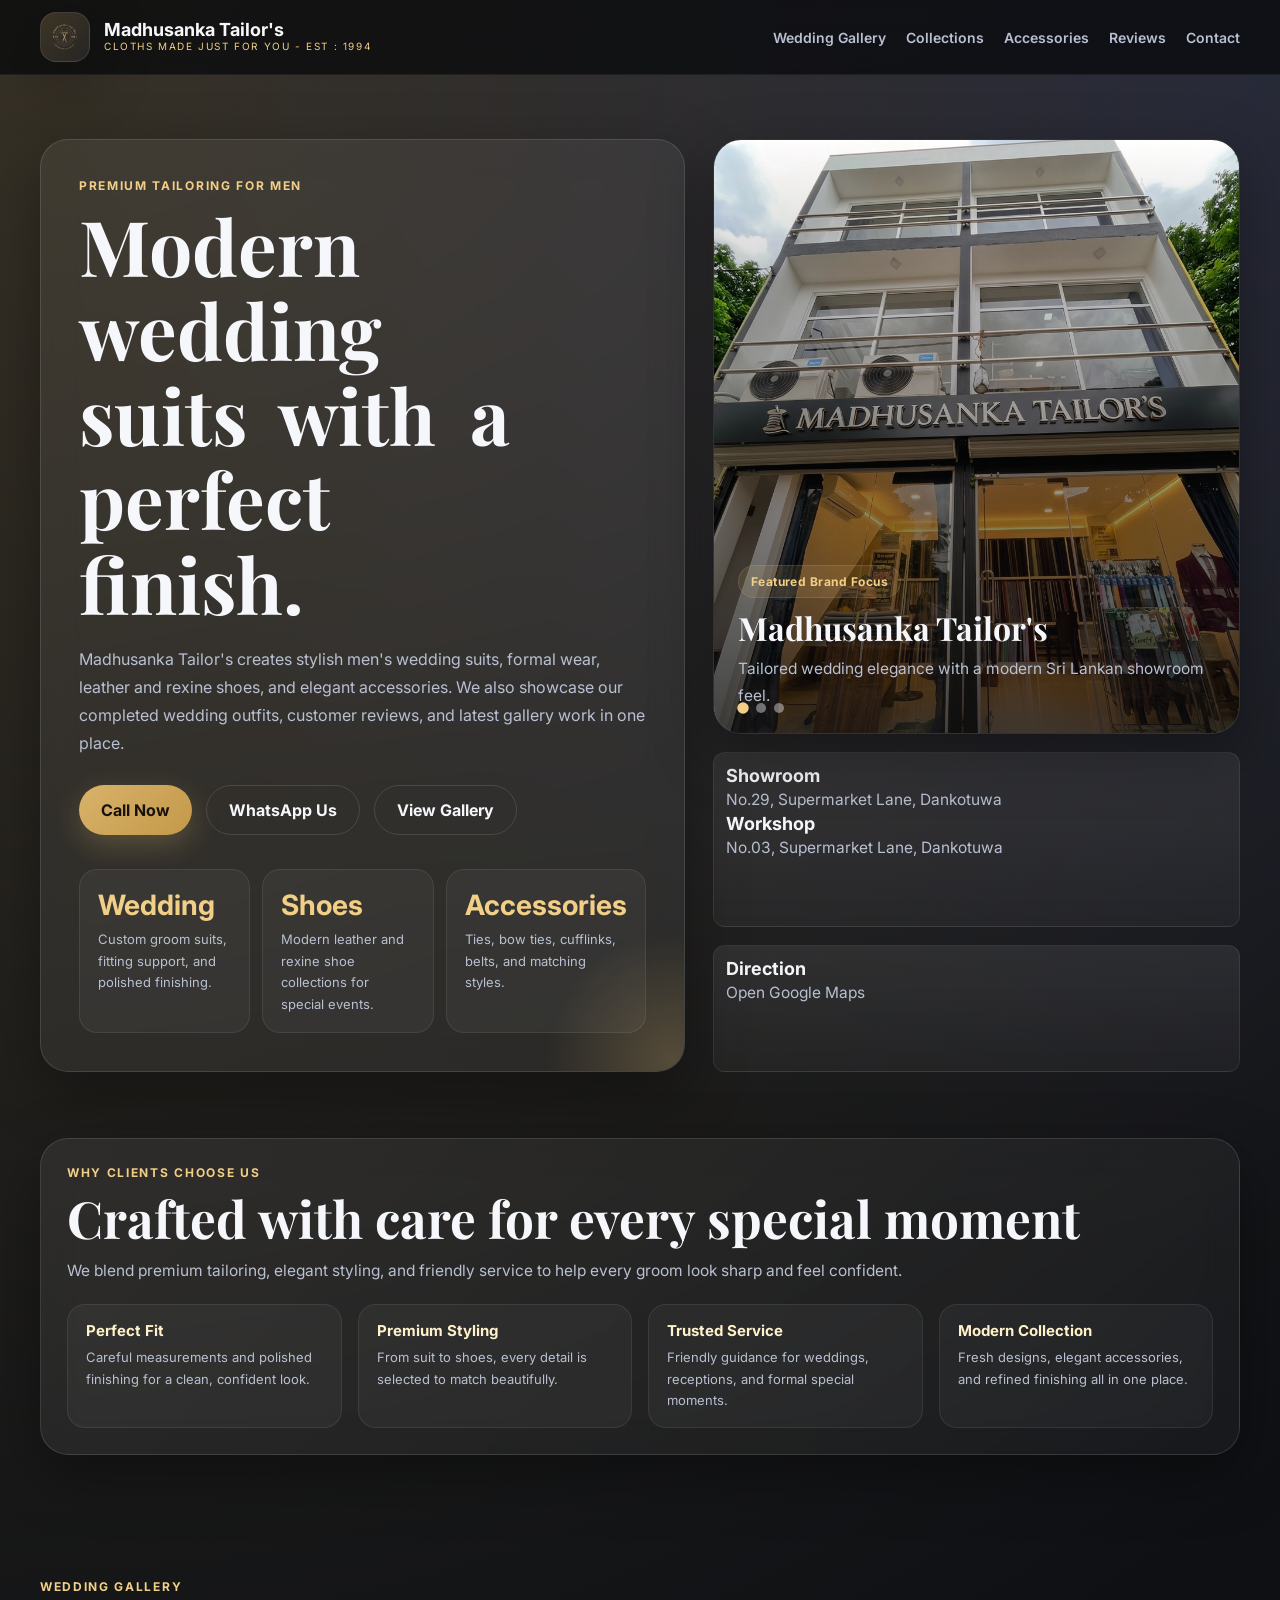
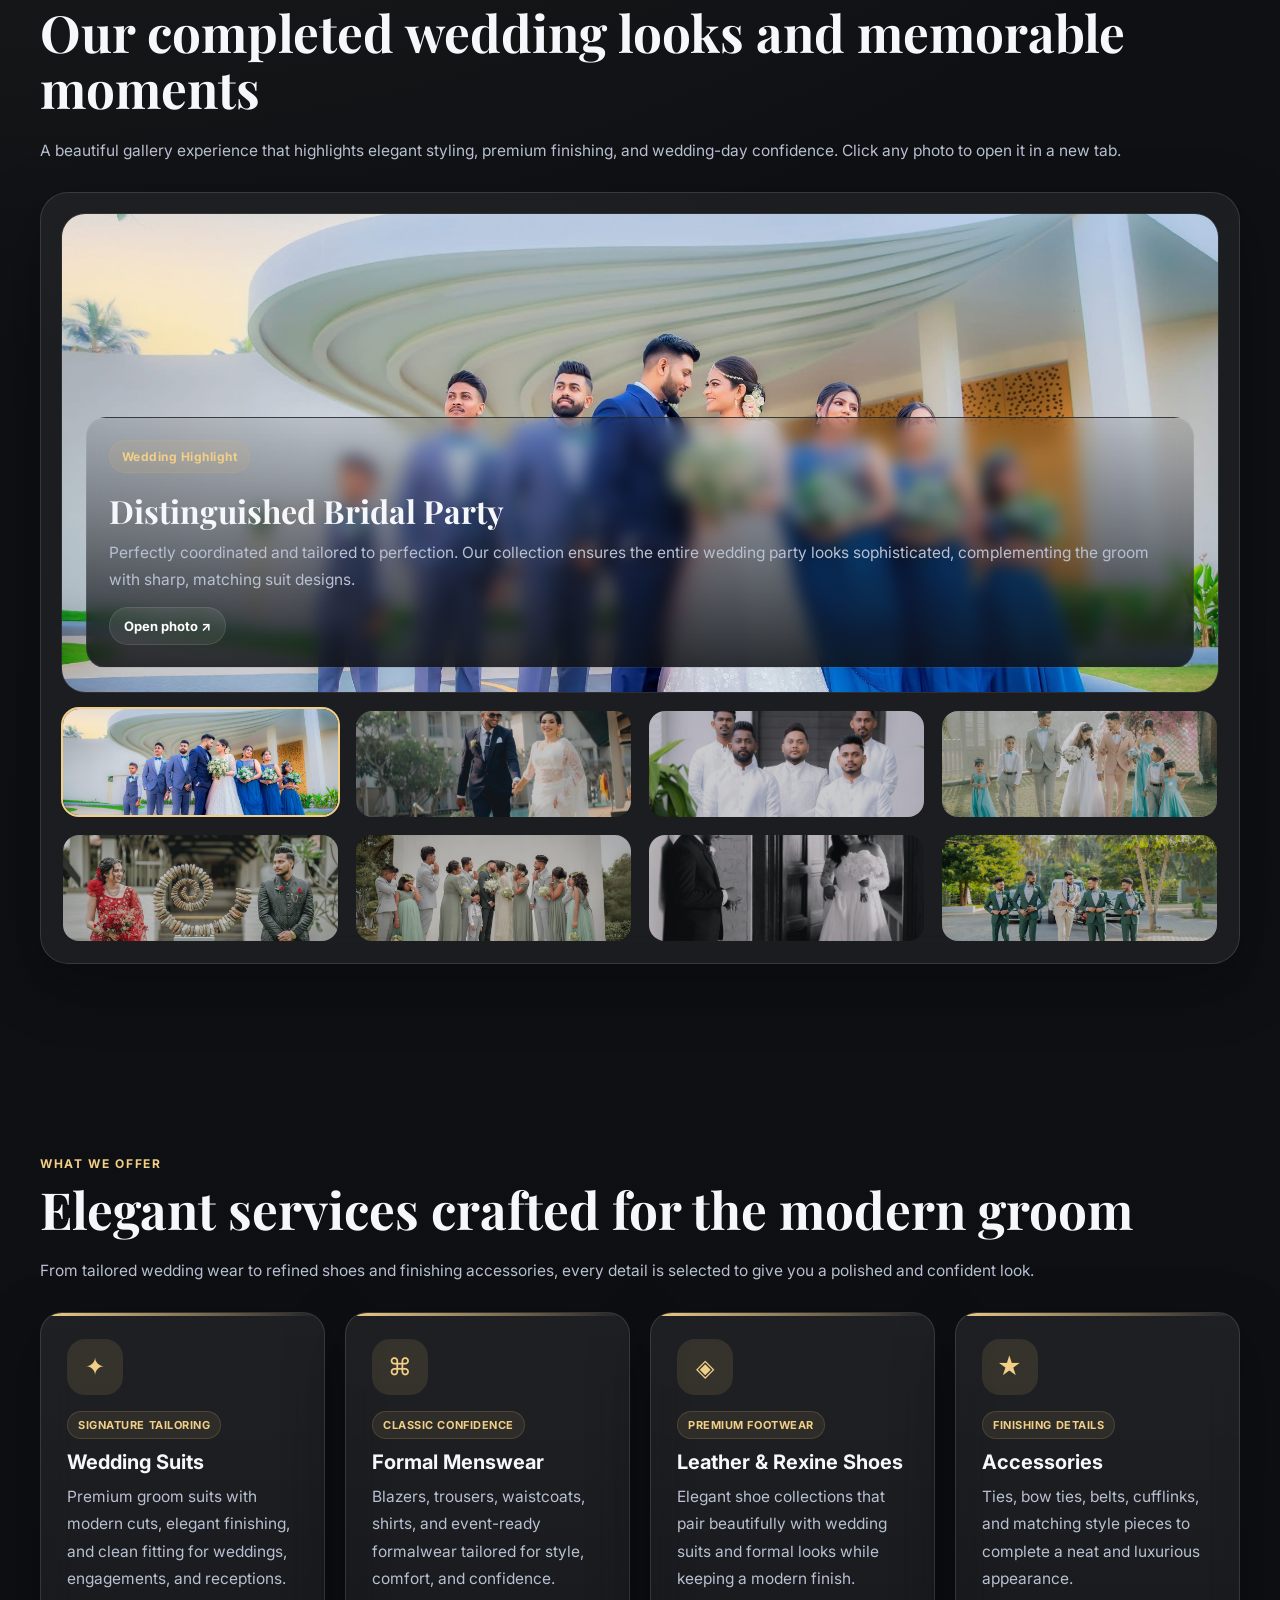
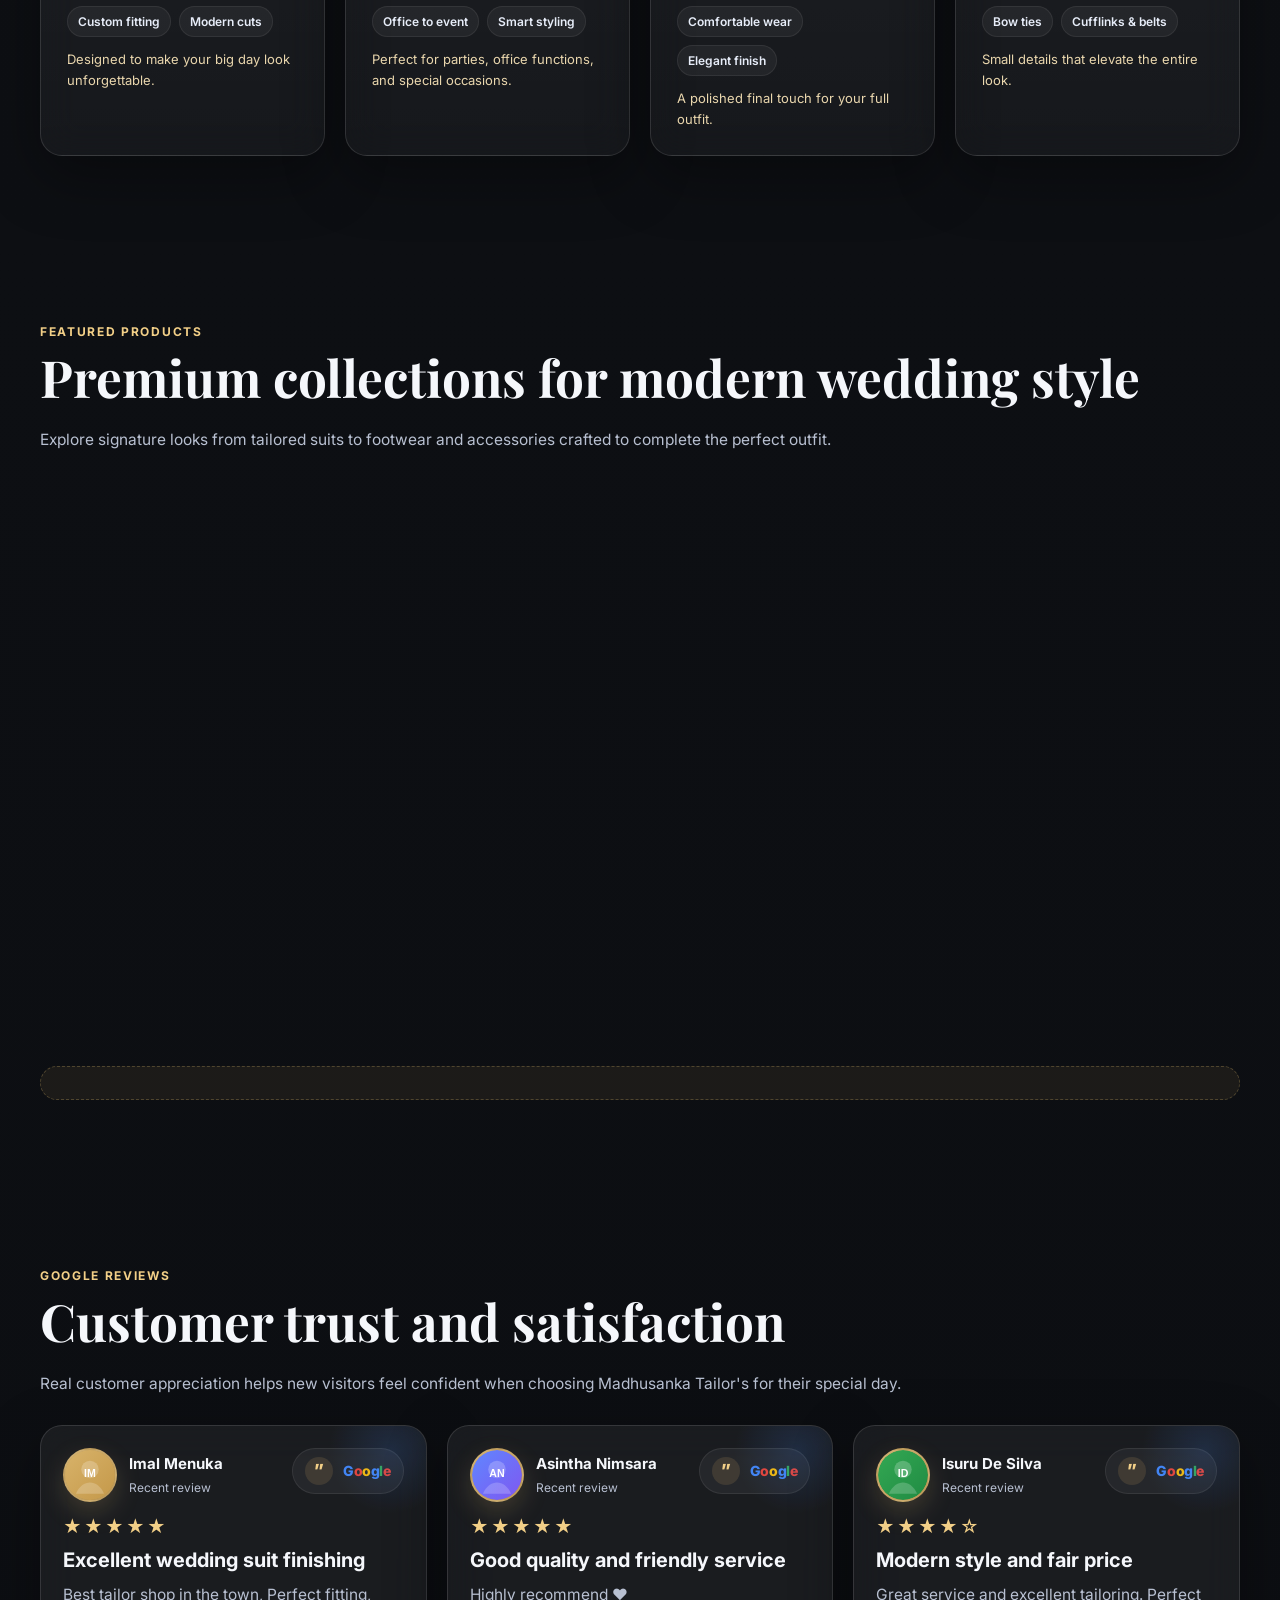
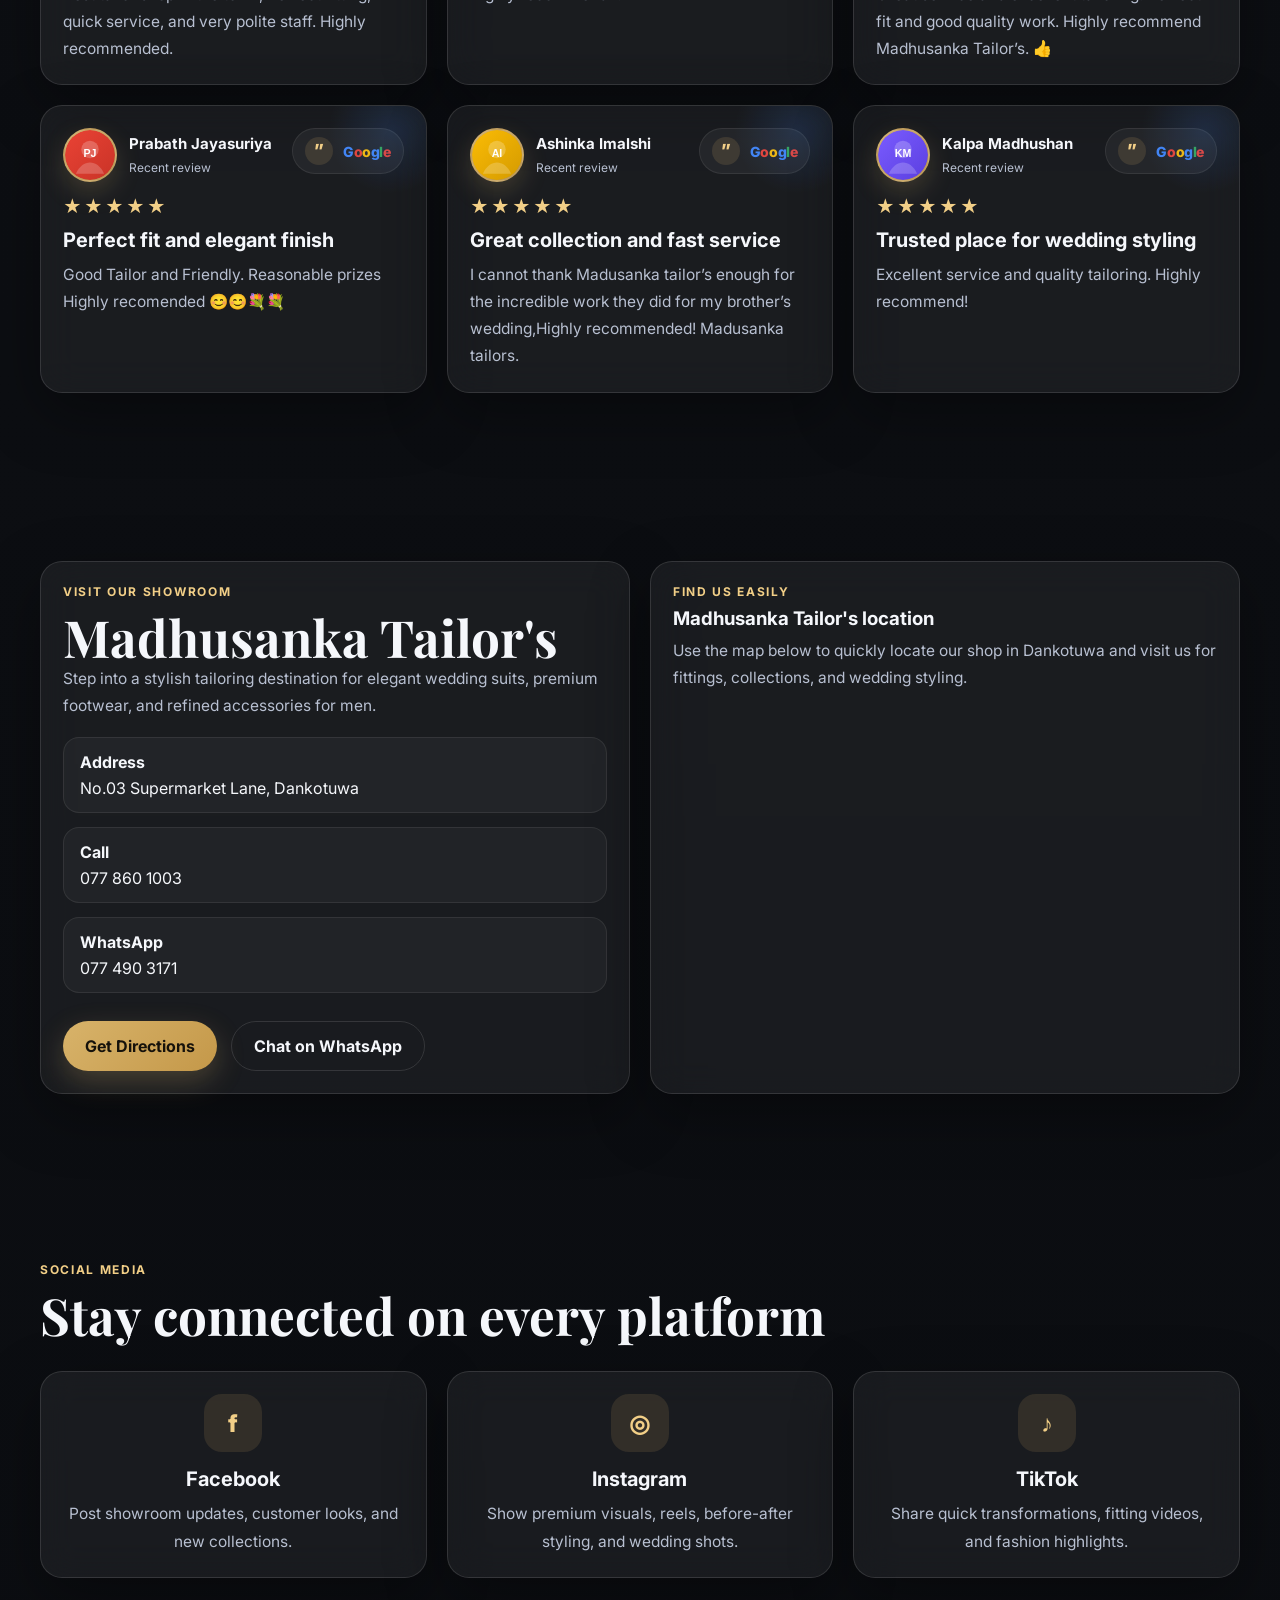
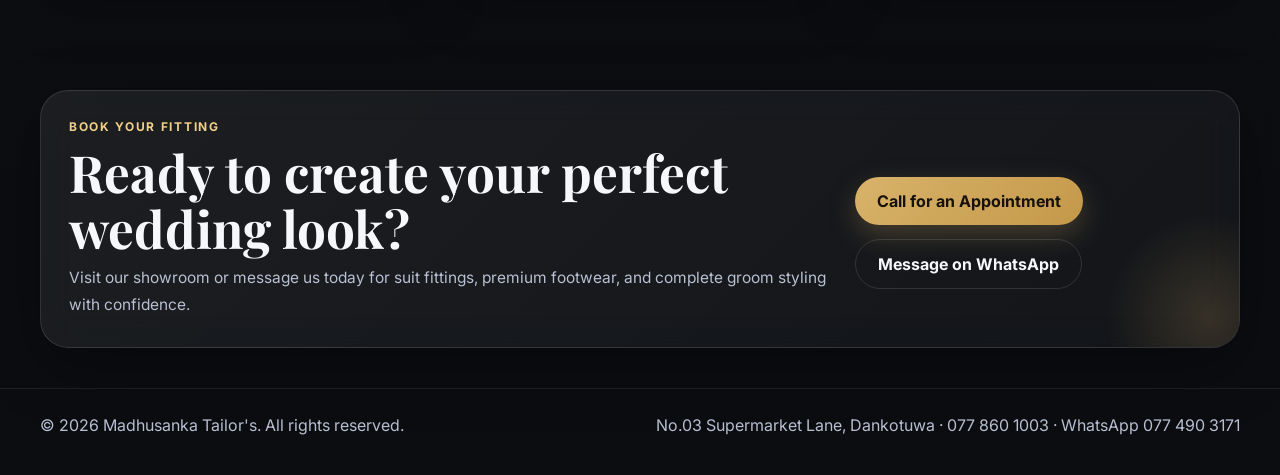
<file: index.html>
<!DOCTYPE html>
<html lang="en">

<head>
  <meta charset="UTF-8" />
  <meta name="viewport" content="width=device-width, initial-scale=1.0" />
  <title>Madhusanka Tailor's</title>
  <link rel="icon" href="images/hero/brandBadge.png" type="image/png" />
  <link rel="preconnect" href="https://fonts.googleapis.com" />
  <link rel="preconnect" href="https://fonts.gstatic.com" crossorigin />
  <link
    href="https://fonts.googleapis.com/css2?family=Inter:wght@400;500;600;700;800&family=Playfair+Display:wght@600;700;800&display=swap"
    rel="stylesheet" media="print" onload="this.media='all'" />
  <link rel="stylesheet" href="style.css" />
  <link rel="preload" as="image" href="images/hero/brandBadge.png" />
  <link rel="preload" as="image" href="images/hero/hero.png" />
  <meta name="theme-color" content="#0f1115" />
  <meta name="description" content="Premium tailoring for men - Modern wedding suits with perfect finish. Madhusanka Tailor's creates stylish wedding groom suits, formal wear, leather and rexine shoes, and elegant accessories." />
</head>

<body>
  <header class="topbar">
    <div class="container nav">
      <a href="#home" class="brand">
        <div class="brand-badge">
          <img src="images/hero/brandBadge.png" alt="Madhusanka Tailor's" />
        </div>
        <div>
          <strong>Madhusanka Tailor's</strong>
          <small>cloths made just for you - EST : 1994</small>
        </div>
      </a>

      <nav class="nav-links">
        <a href="#gallery">Wedding Gallery</a>
        <a href="#collections">Collections</a>
        <a href="#accessories">Accessories</a>
        <a href="#reviews">Reviews</a>
        <a href="#contact">Contact</a>
      </nav>
    </div>
  </header>

  <main>
    <section class="hero" id="home">
      <div class="container hero-grid">
        <div class="hero-panel hero-copy">
          <div class="eyebrow">Premium tailoring for men</div>
          <h1 class="typing-text" id="typingTitle">Modern wedding suits with a perfect finish.</h1>
          <p class="lead">
            Madhusanka Tailor's creates stylish men's wedding suits, formal wear, leather and rexine shoes, and elegant
            accessories. We also showcase our completed wedding outfits, customer reviews, and latest gallery work in
            one place.
          </p>

          <div class="btns">
            <a class="btn btn-primary" href="#" data-link="phone">Call Now</a>
            <a class="btn btn-secondary" href="#" data-link="whatsapp">WhatsApp Us</a>
            <a class="btn btn-secondary" href="#gallery">View Gallery</a>
          </div>

          <div class="hero-stats">
            <div class="stat">
              <strong>Wedding</strong>
              <span>Custom groom suits, fitting support, and polished finishing.</span>
            </div>
            <div class="stat">
              <strong>Shoes</strong>
              <span>Modern leather and rexine shoe collections for special events.</span>
            </div>
            <div class="stat">
              <strong>Accessories</strong>
              <span>Ties, bow ties, cufflinks, belts, and matching styles.</span>
            </div>
          </div>
        </div>

        <div class="hero-side">
          <div class="showcase">
            <img class="showcase-photo" id="heroSliderImage" src="images/hero/hero.png" alt="Showroom cover"
              data-fallback-label="Showroom cover" />

            <div class="hero-slider-dots" id="heroSliderDots"></div>
            <div class="showcase-text">
              <span class="tag">Featured Brand Focus</span>
              <h3>Madhusanka Tailor's</h3>
              <p>Tailored wedding elegance with a modern Sri Lankan showroom feel.</p>
            </div>
          </div>

          <div class="quick-grid">
            <div class="quick-box">
              <strong>Showroom</strong>
              <p>No.29, Supermarket Lane, Dankotuwa</p>
              <strong>Workshop</strong>
              <p>No.03, Supermarket Lane, Dankotuwa</p>
            </div>
            <div class="quick-box">
              <strong>Direction</strong>
              <p><a href="#" data-link="maps">Open Google Maps</a></p>
            </div>
          </div>
        </div>
      </div>
    </section>

    <section class="section section-compact">
      <div class="container">
        <div class="highlight-band reveal">
          <div class="highlight-intro">
            <div class="eyebrow">Why clients choose us</div>
            <h2>Crafted with care for every special moment</h2>
            <p>We blend premium tailoring, elegant styling, and friendly service to help every groom look sharp and feel
              confident.</p>
          </div>

          <div class="highlight-grid">
            <article class="highlight-item">
              <strong>Perfect Fit</strong>
              <span>Careful measurements and polished finishing for a clean, confident look.</span>
            </article>
            <article class="highlight-item">
              <strong>Premium Styling</strong>
              <span>From suit to shoes, every detail is selected to match beautifully.</span>
            </article>
            <article class="highlight-item">
              <strong>Trusted Service</strong>
              <span>Friendly guidance for weddings, receptions, and formal special moments.</span>
            </article>
            <article class="highlight-item">
              <strong>Modern Collection</strong>
              <span>Fresh designs, elegant accessories, and refined finishing all in one place.</span>
            </article>
          </div>
        </div>
      </div>
    </section>

    <section class="section" id="gallery">
      <div class="container">
        <div class="section-head">
          <div>
            <div class="eyebrow">Wedding gallery</div>
            <h2>Our completed wedding looks and memorable moments</h2>
          </div>
          <p>A beautiful gallery experience that highlights elegant styling, premium finishing, and wedding-day
            confidence. Click any photo to open it in a new tab.</p>
        </div>
        <div class="wedding-slider card reveal">
          <div class="slider-main">
            <a id="sliderImageLink" class="slider-image-link" href="#" target="_blank" rel="noopener noreferrer"
              aria-label="Open wedding gallery photo in a new tab">
              <img id="sliderImage" src="" alt="Wedding gallery preview" />
            </a>
            <div class="slider-overlay">
              <span class="tag">Wedding Highlight</span>
              <h3 id="sliderTitle"></h3>
              <p id="sliderText"></p>
              <a id="sliderOpenLink" class="gallery-open-btn" href="#" target="_blank" rel="noopener noreferrer">Open
                photo ↗</a>
            </div>
          </div>
          <div class="slider-thumbs" id="sliderThumbs"></div>
        </div>

        <!-- <div class="gallery-grid" id="galleryGrid"></div>
        <div class="editor-note gallery-note">Tap any main gallery card to open its own wedding photo collection in a new tab. Later, you can replace those collection photos with your own images.</div>
      </div> -->
    </section>

    <section class="section" id="collections">
      <div class="container">
        <div class="section-head">
          <div>
            <div class="eyebrow">What we offer</div>
            <h2>Elegant services crafted for the modern groom</h2>
          </div>
          <p>From tailored wedding wear to refined shoes and finishing accessories, every detail is selected to give you
            a polished and confident look.</p>
        </div>

        <div class="grid-4">
          <article class="feature reveal">
            <div class="feature-icon">✦</div>
            <span class="feature-tag">Signature tailoring</span>
            <h3>Wedding Suits</h3>
            <p>Premium groom suits with modern cuts, elegant finishing, and clean fitting for weddings, engagements, and
              receptions.</p>
            <div class="feature-list">
              <span>Custom fitting</span>
              <span>Modern cuts</span>
            </div>
            <div class="feature-note">Designed to make your big day look unforgettable.</div>
          </article>

          <article class="feature reveal">
            <div class="feature-icon">⌘</div>
            <span class="feature-tag">Classic confidence</span>
            <h3>Formal Menswear</h3>
            <p>Blazers, trousers, waistcoats, shirts, and event-ready formalwear tailored for style, comfort, and
              confidence.</p>
            <div class="feature-list">
              <span>Office to event</span>
              <span>Smart styling</span>
            </div>
            <div class="feature-note">Perfect for parties, office functions, and special occasions.</div>
          </article>

          <article class="feature reveal">
            <div class="feature-icon">◈</div>
            <span class="feature-tag">Premium footwear</span>
            <h3>Leather & Rexine Shoes</h3>
            <p>Elegant shoe collections that pair beautifully with wedding suits and formal looks while keeping a modern
              finish.</p>
            <div class="feature-list">
              <span>Comfortable wear</span>
              <span>Elegant finish</span>
            </div>
            <div class="feature-note">A polished final touch for your full outfit.</div>
          </article>

          <article class="feature reveal">
            <div class="feature-icon">★</div>
            <span class="feature-tag">Finishing details</span>
            <h3>Accessories</h3>
            <p>Ties, bow ties, belts, cufflinks, and matching style pieces to complete a neat and luxurious appearance.
            </p>
            <div class="feature-list">
              <span>Bow ties</span>
              <span>Cufflinks & belts</span>
            </div>
            <div class="feature-note">Small details that elevate the entire look.</div>
          </article>
        </div>
      </div>
    </section>

    <section class="section" id="accessories">
      <div class="container">
        <div class="section-head">
          <div>
            <div class="eyebrow">Featured products</div>
            <h2>Premium collections for modern wedding style</h2>
          </div>
          <p>Explore signature looks from tailored suits to footwear and accessories crafted to complete the perfect
            outfit.</p>
        </div>
        <div class="product-grid" id="productGrid"></div>
        <div class="editor-note">

        </div>
      </div>
    </section>

    <section class="section" id="reviews">
      <div class="container">
        <div class="section-head">
          <div>
            <div class="eyebrow">Google reviews</div>
            <h2>Customer trust and satisfaction</h2>
          </div>
          <p>Real customer appreciation helps new visitors feel confident when choosing Madhusanka Tailor's for their
            special day.</p>
        </div>
        <div class="review-grid" id="reviewGrid"></div>
      </div>
    </section>

    <section class="section" id="contact">
      <div class="container contact-grid">
        <div class="contact-card reveal">
          <div class="eyebrow">Visit our showroom</div>
          <h2>Madhusanka Tailor's</h2>
          <p>Step into a stylish tailoring destination for elegant wedding suits, premium footwear, and refined
            accessories for men.</p>

          <div class="contact-list">
            <div class="contact-item">
              <strong>Address</strong>
              <span>No.03 Supermarket Lane, Dankotuwa</span>
            </div>
            <div class="contact-item">
              <strong>Call</strong>
              <a href="#" data-link="phone">077 860 1003</a>
            </div>
            <div class="contact-item">
              <strong>WhatsApp</strong>
              <a href="#" data-link="whatsapp">077 490 3171</a>
            </div>
          </div>

          <div class="btns">
            <a class="btn btn-primary" href="#" data-link="maps">Get Directions</a>
            <a class="btn btn-secondary" href="#" data-link="whatsapp">Chat on WhatsApp</a>
          </div>
        </div>

        <div class="map-card reveal">
          <div class="eyebrow">Find us easily</div>
          <h3 style="margin-bottom: 8px">Madhusanka Tailor's location</h3>
          <p>Use the map below to quickly locate our shop in Dankotuwa and visit us for fittings, collections, and
            wedding styling.</p>
          <iframe title="Madhusanka Tailor's map preview"
            src="https://www.google.com/maps?q=Madhusanka%20Tailor's%20Dankotuwa&z=17&output=embed" loading="lazy"
            referrerpolicy="no-referrer-when-downgrade"></iframe>
        </div>
      </div>
    </section>

    <section class="section" id="socials">
      <div class="container">
        <div class="section-head">
          <div>
            <div class="eyebrow">Social media</div>
            <h2>Stay connected on every platform</h2>
          </div>
        </div>

        <div class="social-grid">
          <a class="social-card" href="https://www.facebook.com/profile.php?id=100064768060664&mibextid=wwXIfr&mibextid=wwXIfr" data-link="facebook">
            <div class="social-icon">f</div>
            <h3>Facebook</h3>
            <p>Post showroom updates, customer looks, and new collections.</p>
          </a>

          <a class="social-card" href="https://www.instagram.com/madhusanka_tailors" data-link="instagram">
            <div class="social-icon">◎</div>
            <h3>Instagram</h3>
            <p>Show premium visuals, reels, before-after styling, and wedding shots.</p>
          </a>

          <a class="social-card" href="https://www.tiktok.com/@madhusanka.tailor" data-link="tiktok">
            <div class="social-icon">♪</div>
            <h3>TikTok</h3>
            <p>Share quick transformations, fitting videos, and fashion highlights.</p>
          </a>
        </div>
      </div>
    </section>

    <section class="section section-compact">
      <div class="container">
        <div class="cta-panel reveal">
          <div>
            <div class="eyebrow">Book your fitting</div>
            <h2>Ready to create your perfect wedding look?</h2>
            <p>Visit our showroom or message us today for suit fittings, premium footwear, and complete groom styling
              with confidence.</p>
          </div>
          <div class="btns">
            <a class="btn btn-primary" href="#" data-link="phone">Call for an Appointment</a>
            <a class="btn btn-secondary" href="#" data-link="whatsapp">Message on WhatsApp</a>
          </div>
        </div>
      </div>
    </section>
  </main>

  <button class="back-to-top" id="backToTop" aria-label="Back to top">↑</button>

  <footer class="footer">
    <div class="container footer-wrap">
      <div>© <span id="year"></span> Madhusanka Tailor's. All rights reserved.</div>
      <div>No.03 Supermarket Lane, Dankotuwa · 077 860 1003 · WhatsApp 077 490 3171</div>
    </div>
  </footer>

  <script src="script.js" defer></script>
</body>

</html>
</file>
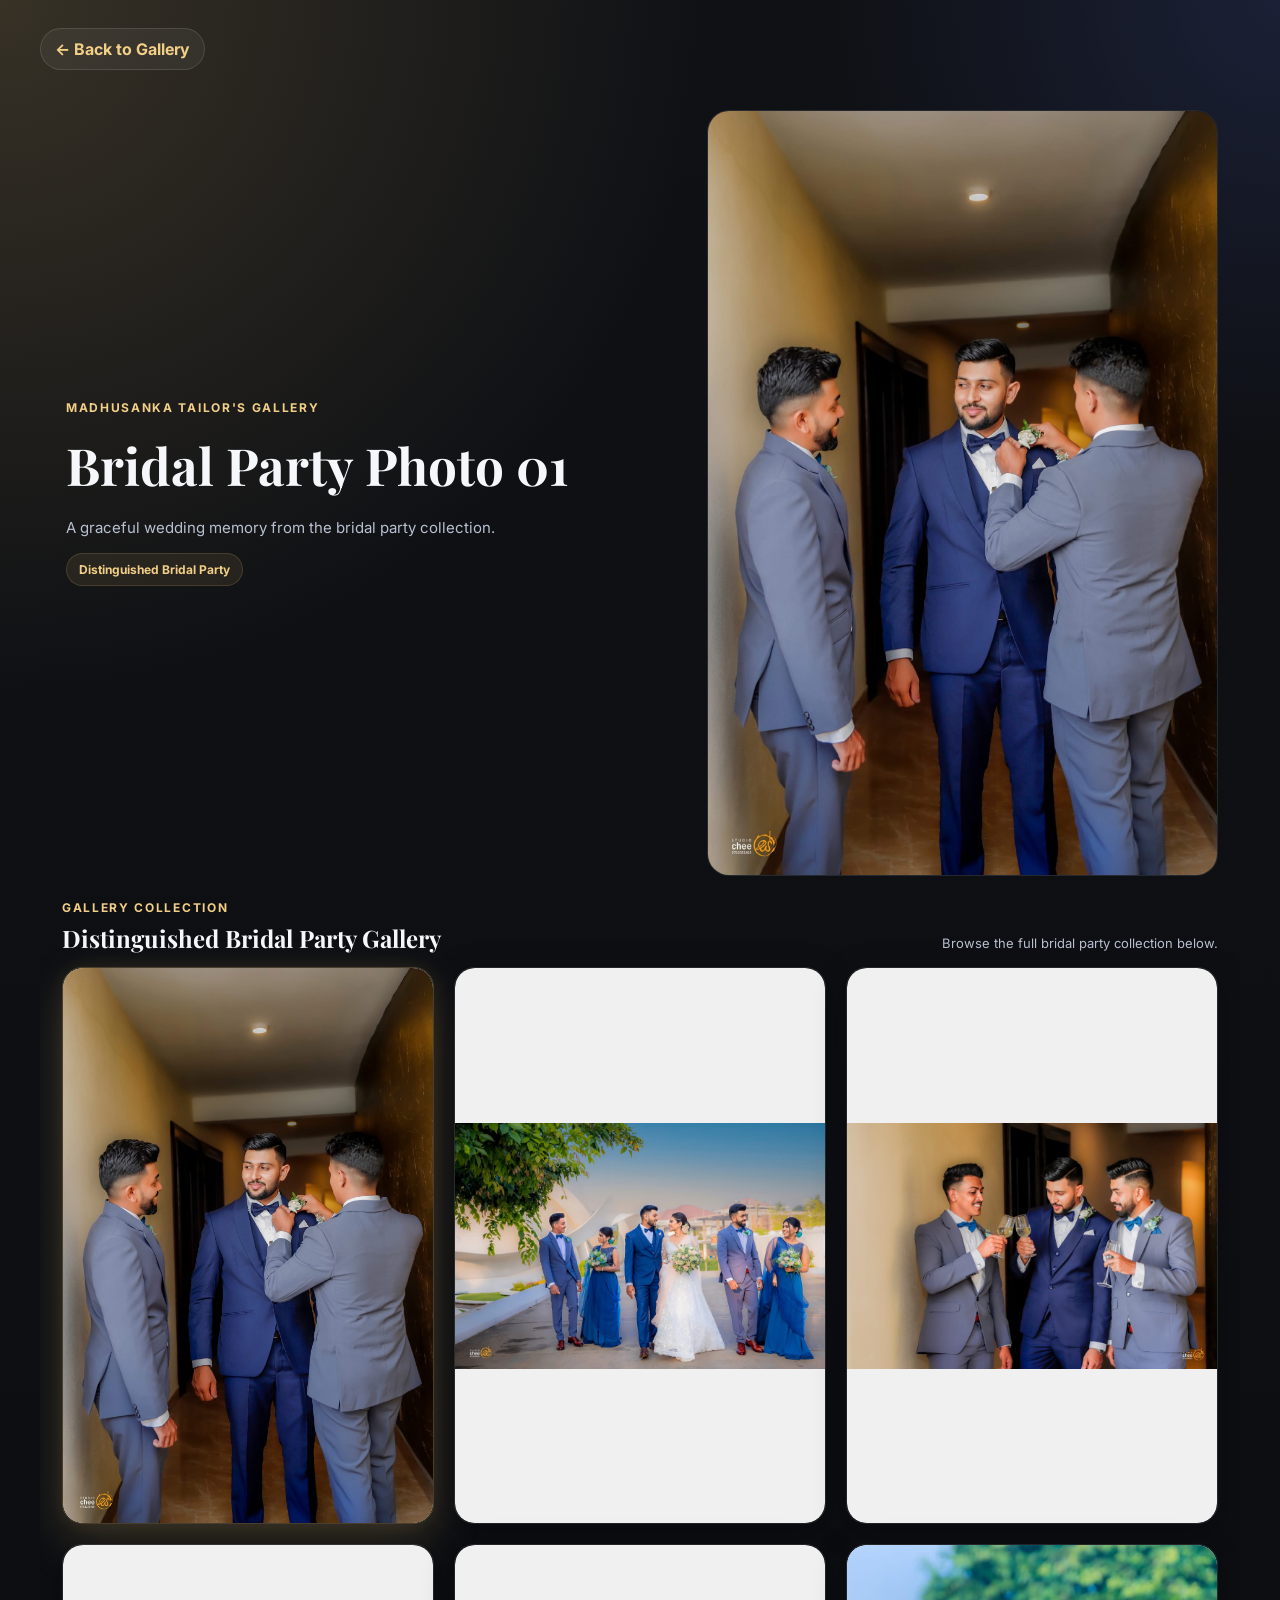
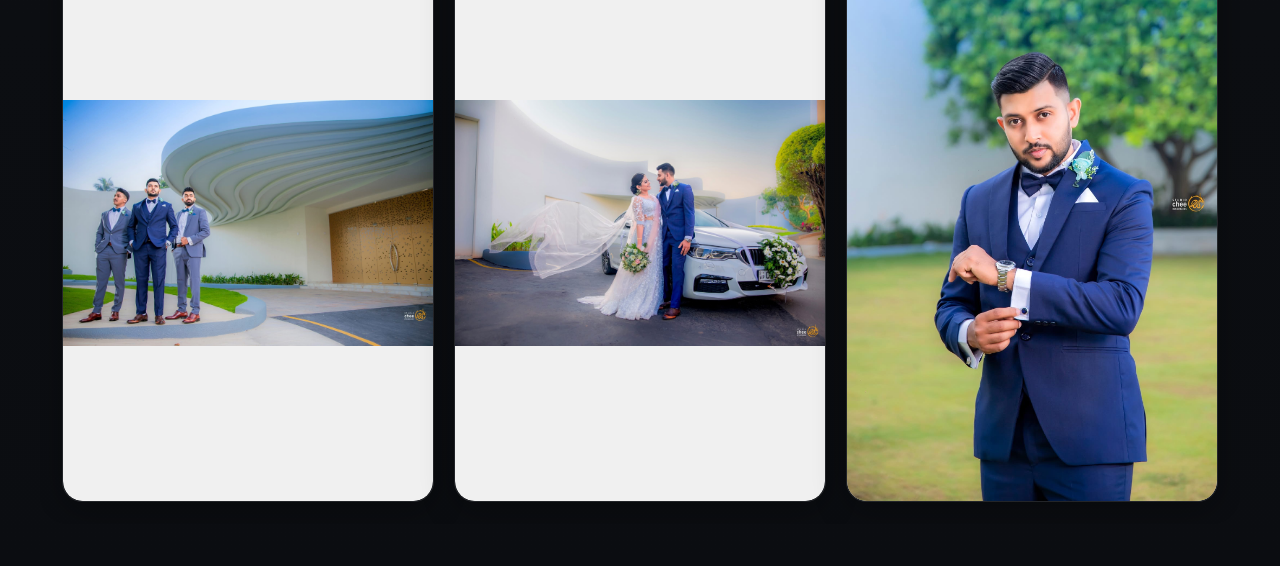
<file: gallery.html>
<!DOCTYPE html>
<html lang="en">

<head>
    <meta charset="UTF-8" />
    <meta name="viewport" content="width=device-width, initial-scale=1.0" />
    <title>Madhusanka Tailor's Gallery</title>
    <link rel="preconnect" href="https://fonts.googleapis.com" />
    <link rel="preconnect" href="https://fonts.gstatic.com" crossorigin />
    <link
        href="https://fonts.googleapis.com/css2?family=Inter:wght@400;500;600;700;800&family=Playfair+Display:wght@600;700;800&display=swap"
        rel="stylesheet" />
    <style>
        :root {
            --bg: #0f1115;
            --card: rgba(255, 255, 255, 0.06);
            --line: rgba(255, 255, 255, 0.12);
            --text: #f5f7fb;
            --muted: #b8c0d1;
            --gold: #d8b36a;
            --gold-strong: #f2cf87;
            --shadow: 0 20px 60px rgba(0, 0, 0, 0.35);
            --radius-xl: 28px;
            --radius-lg: 20px;
        }

        * {
            box-sizing: border-box;
        }

        body {
            margin: 0;
            font-family: Inter, sans-serif;
            color: var(--text);
            background:
                radial-gradient(circle at top left, rgba(216, 179, 106, 0.2), transparent 28%),
                radial-gradient(circle at top right, rgba(96, 123, 255, 0.14), transparent 18%),
                linear-gradient(180deg, #0f1115 0%, #0b0d11 100%);
        }

        a {
            color: inherit;
            text-decoration: none;
        }

        img {
            max-width: 100%;
            display: block;
        }

        button {
            font: inherit;
        }

        .container {
            width: min(calc(100% - 32px), 1200px);
            margin: 0 auto;
            padding: 28px 0 42px;
        }

        .back-link {
            display: inline-flex;
            align-items: center;
            gap: 8px;
            margin-bottom: 18px;
            padding: 10px 14px;
            border-radius: 999px;
            background: rgba(255, 255, 255, 0.05);
            border: 1px solid var(--line);
            color: var(--gold-strong);
            font-weight: 700;
        }

        .page-shell,
        .thumb-card {
            background: transparent;
            border: none;
            box-shadow: none;
            backdrop-filter: none;
        }

        .page-shell {
            border-radius: var(--radius-xl);
            padding: 22px;
            overflow: hidden;
        }

        .eyebrow {
            color: var(--gold-strong);
            font-weight: 700;
            letter-spacing: 0.14em;
            text-transform: uppercase;
            font-size: 12px;
            margin-bottom: 10px;
        }

        h1,
        h2 {
            margin: 0;
            font-family: "Playfair Display", serif;
            line-height: 1.1;
        }

        h1 {
            font-size: clamp(2.1rem, 4vw, 3.2rem);
            margin-bottom: 10px;
        }

        p {
            margin: 0;
            color: var(--muted);
            line-height: 1.75;
            font-size: 15px;
        }

        .hero-grid {
            display: grid;
            grid-template-columns: 1.1fr 0.9fr;
            gap: 20px;
            align-items: stretch;
            margin-bottom: 24px;
        }

        .hero-copy {
            display: flex;
            flex-direction: column;
            justify-content: center;
            gap: 12px;
            padding: 10px 4px;
        }

        .note {
            display: inline-flex;
            align-self: flex-start;
            padding: 8px 12px;
            border-radius: 999px;
            background: rgba(216, 179, 106, 0.1);
            border: 1px solid rgba(216, 179, 106, 0.18);
            color: var(--gold-strong);
            font-size: 12px;
            font-weight: 700;
        }

        .hero-image {
            min-height: 380px;
            overflow: hidden;
            border-radius: 22px;
            border: 1px solid rgba(255, 255, 255, 0.08);
            background: #11161d;
        }

        .hero-image img {
            width: 100%;
            height: 100%;
            object-fit: cover;
        }

        .section-title {
            display: flex;
            justify-content: space-between;
            gap: 16px;
            align-items: end;
            flex-wrap: wrap;
            margin-bottom: 16px;
        }

        .mini-help {
            color: var(--muted);
            font-size: 13px;
        }

        .photo-grid {
            display: grid;
            grid-template-columns: repeat(3, 1fr);
            gap: 20px;
            auto-rows: 280px;
        }

        .thumb-card {
            border-radius: var(--radius-lg);
            padding: 0;
            cursor: pointer;
            transition: all 0.3s cubic-bezier(0.4, 0, 0.2, 1);
            border: 1px solid rgba(255, 255, 255, 0.1);
            overflow: hidden;
            box-shadow: 0 8px 32px rgba(0, 0, 0, 0.3);
            position: relative;
        }

        .thumb-card:hover,
        .thumb-card.active {
            transform: translateY(-8px) scale(1.02);
            border-color: rgba(216, 179, 106, 0.3);
            box-shadow: 0 20px 50px rgba(216, 179, 106, 0.2), 0 0 20px rgba(216, 179, 106, 0.1);
        }

        .thumb-card::before {
            content: '';
            position: absolute;
            top: 0;
            left: 0;
            right: 0;
            bottom: 0;
            background: linear-gradient(135deg, rgba(255, 255, 255, 0.1) 0%, transparent 50%);
            opacity: 0;
            transition: opacity 0.3s ease;
            pointer-events: none;
            z-index: 1;
            border-radius: var(--radius-lg);
        }

        .thumb-card:hover::before {
            opacity: 0.5;
        }

        .thumb-card:nth-child(1) {
            animation: slideInUp 0.6s ease-out 0.1s both;
        }

        .thumb-card:nth-child(2) {
            animation: slideInUp 0.6s ease-out 0.2s both;
        }

        .thumb-card:nth-child(3) {
            animation: slideInUp 0.6s ease-out 0.3s both;
        }

        .thumb-card:nth-child(4) {
            animation: slideInUp 0.6s ease-out 0.4s both;
        }

        .thumb-card:nth-child(5) {
            animation: slideInUp 0.6s ease-out 0.5s both;
        }

        .thumb-card:nth-child(6) {
            animation: slideInUp 0.6s ease-out 0.6s both;
        }

        @keyframes slideInUp {
            from {
                opacity: 0;
                transform: translateY(30px);
            }
            to {
                opacity: 1;
                transform: translateY(0);
            }
        }

        .thumb-media {
            height: 100%;
            width: 100%;
            overflow: hidden;
            border-radius: var(--radius-lg);
            background: #f0f0f0;
            display: flex;
            align-items: center;
            justify-content: center;
            position: relative;
        }

        .thumb-media img {
            width: 100%;
            height: 100%;
            object-fit: contain;
            object-position: center;
            transition: transform 0.4s cubic-bezier(0.4, 0, 0.2, 1);
        }

        .thumb-card:hover .thumb-media img {
            transform: scale(1.08);
        }

        .thumb-card h3 {
            display: none;
        }

        .thumb-card p {
            display: none;
        }

        @media (max-width: 980px) {

            .hero-grid,
            .photo-grid {
                grid-template-columns: 1fr 1fr;
            }
        }

        @media (max-width: 720px) {

            .hero-grid,
            .photo-grid {
                grid-template-columns: 1fr;
            }
        }
    </style>
</head>

<body>
    <main class="container">
        <a class="back-link" href="index.html#gallery">← Back to Gallery</a>

        <section class="page-shell">
            <div class="hero-grid">
                <div class="hero-copy">
                    <div class="eyebrow">Madhusanka Tailor's Gallery</div>
                    <h1 id="mainTitle">Wedding Event Moments</h1>
                    <p id="mainDesc">Explore a beautiful collection of wedding memories, tailored with elegance and
                        style.</p>
                    <span class="note">A curated collection of special occasions</span>
                </div>

                <div class="hero-image">
                    <img id="mainPhoto" src="images/gallery/gallery01.JPG" alt="Wedding gallery preview" />
                </div>
            </div>

            <div class="section-title">
                <div>
                    <div class="eyebrow">Gallery Collection</div>
                    <h2>Explore More Photos</h2>
                </div>
                <div class="mini-help">Select any photo below to view it as the featured image.</div>
            </div>

            <div class="photo-grid" id="photoGrid"></div>
        </section>
    </main>

    <script>
        const galleryCollections = {
            "bridal-party": {
                title: "Distinguished Bridal Party",
                description: "A graceful collection capturing the beauty and charm of the bridal party.",
                help: "Browse the full bridal party collection below.",
                photos: [
                    {
                        title: "Bridal Party Photo 01",
                        image: "images/gallery/Dgallery01.JPG",
                        desc: "A graceful wedding memory from the bridal party collection."
                    },
                    {
                        title: "Bridal Party Photo 02",
                        image: "images/gallery/Dgallery02.JPG",
                        desc: "A stylish and elegant moment beautifully captured."
                    },
                    {
                        title: "Bridal Party Photo 03",
                        image: "images/gallery/Dgallery03.JPG",
                        desc: "A memorable view from the bridal celebration."
                    },
                    {
                        title: "Bridal Party Photo 04",
                        image: "images/gallery/Dgallery04.JPG",
                        desc: "Another lovely bridal party moment filled with elegance."
                    },
                    {
                        title: "Bridal Party Photo 05",
                        image: "images/gallery/Dgallery05.JPG",
                        desc: "A refined and timeless wedding capture."
                    },
                    {
                        title: "Bridal Party Photo 06",
                        image: "images/gallery/Dgallery06.JPG",
                        desc: "A beautiful finishing touch to this bridal party collection."
                    }
                ]
            },
            "grooms-entrance": {
                title: "The Groom's Entrance",
                description: "A bold and elegant gallery celebrating the groom’s entrance and refined style.",
                help: "View the full groom’s entrance collection below.",
                photos: [
                    {
                        title: "Groom's Entrance Photo 01",
                        image: "images/gallery/Tgallery01.JPG",
                        desc: "A confident and stylish entrance captured in perfect detail."
                    },
                    {
                        title: "Groom's Entrance Photo 02",
                        image: "images/gallery/Tgallery02.JPG",
                        desc: "An elegant moment highlighting the groom’s look and presence."
                    },
                    {
                        title: "Groom's Entrance Photo 03",
                        image: "images/gallery/Tgallery03.JPG",
                        desc: "A memorable wedding scene with timeless sophistication."
                    },
                    {
                        title: "Groom's Entrance Photo 04",
                        image: "images/gallery/Tgallery04.JPG",
                        desc: "A striking capture from the groom’s special moment."
                    },
                    {
                        title: "Groom's Entrance Photo 05",
                        image: "images/gallery/Tgallery05.JPG",
                        desc: "A refined and polished wedding image from the entrance collection."
                    },
                    {
                        title: "Groom's Entrance Photo 06",
                        image: "images/gallery/Tgallery06.JPG",
                        desc: "A powerful finishing image from the groom’s entrance story."
                    }
                ]
            },
            "heritage-style": {
                title: "Heritage and Style",
                description: "A rich collection blending cultural beauty, tradition, and timeless tailoring.",
                help: "Discover the heritage and style collection below.",
                photos: [
                    {
                        title: "Heritage Style Photo 01",
                        image: "images/gallery/Pgallery01.JPG",
                        desc: "A beautiful image showcasing tradition with elegance."
                    },
                    {
                        title: "Heritage Style Photo 02",
                        image: "images/gallery/Pgallery05.JPG",
                        desc: "A refined heritage-inspired wedding moment."
                    },
                    {
                        title: "Heritage Style Photo 03",
                        image: "images/gallery/Pgallery06.JPG",
                        desc: "A graceful and culturally rich photo from the event."
                    },
                    {
                        title: "Heritage Style Photo 04",
                        image: "images/gallery/Pgallery04.JPG",
                        desc: "A timeless memory where style meets tradition."
                    },
                    {
                        title: "Heritage Style Photo 05",
                        image: "images/gallery/Pgallery03.JPG",
                        desc: "A warm and elegant capture from the heritage collection."
                    },
                    {
                        title: "Heritage Style Photo 06",
                        image: "images/gallery/Pgallery02.JPG",
                        desc: "A beautiful finishing image celebrating culture and craftsmanship."
                    }
                ]
            },
            "summer-romance": {
                title: "Summer Romance in Linen",
                description: "A romantic and airy collection inspired by warm outdoor wedding moments.",
                help: "Enjoy the full summer romance collection below.",
                photos: [
                    {
                        title: "Summer Romance Photo 01",
                        image: "images/gallery/Sgallery01.JPG",
                        desc: "A charming outdoor wedding memory full of warmth and style."
                    },
                    {
                        title: "Summer Romance Photo 02",
                        image: "images/gallery/Sgallery02.JPG",
                        desc: "A soft and romantic moment from a summer celebration."
                    },
                    {
                        title: "Summer Romance Photo 03",
                        image: "images/gallery/Sgallery03.JPG",
                        desc: "An elegant capture of a beautiful wedding atmosphere."
                    },
                    {
                        title: "Summer Romance Photo 04",
                        image: "images/gallery/Sgallery04.JPG",
                        desc: "A timeless scene filled with love and natural beauty."
                    },
                    {
                        title: "Summer Romance Photo 05",
                        image: "images/gallery/Sgallery05.JPG",
                        desc: "A peaceful and graceful memory from the occasion."
                    },
                    {
                        title: "Summer Romance Photo 06",
                        image: "images/gallery/Sgallery06.JPG",
                        desc: "A beautifully styled moment from the summer wedding collection."
                    }
                ]
            },
            "royal-indian-groom": {
                title: "Royal Indian Groom",
                description: "A regal gallery celebrating grand style, elegance, and royal wedding fashion.",
                help: "Explore the royal Indian groom collection below.",
                photos: [
                    {
                        title: "Royal Indian Groom Photo 01",
                        image: "images/gallery/Rgallery01.JPG",
                        desc: "A regal portrait capturing royal wedding elegance."
                    },
                    {
                        title: "Royal Indian Groom Photo 02",
                        image: "images/gallery/Rgallery02.JPG",
                        desc: "A majestic wedding moment filled with sophistication."
                    },
                    {
                        title: "Royal Indian Groom Photo 03",
                        image: "images/gallery/Rgallery03.JPG",
                        desc: "A rich and elegant image from the royal collection."
                    },
                    {
                        title: "Royal Indian Groom Photo 04",
                        image: "images/gallery/Rgallery04.JPG",
                        desc: "A beautifully styled look inspired by royal tradition."
                    },
                    {
                        title: "Royal Indian Groom Photo 05",
                        image: "images/gallery/Rgallery05.JPG",
                        desc: "A luxurious and memorable capture from the event."
                    },
                    {
                        title: "Royal Indian Groom Photo 06",
                        image: "images/gallery/Rgallery06.JPG",
                        desc: "A grand closing image from the royal groom collection."
                    }
                ]
            },
            "green-groom-style": {
                title: "Green Groom Style",
                description: "A fresh and stylish collection showcasing the groom’s unique fashion in green.",
                help: "View the full green groom style collection below.",
                photos: [
                    {
                        title: "Green Groom Style Photo 01",
                        image: "images/gallery/Ggallery01.JPG",
                        desc: "A stylish portrait highlighting the groom’s green ensemble."
                    },
                    {
                        title: "Green Groom Style Photo 02",
                        image: "images/gallery/Ggallery02.JPG",
                        desc: "A fresh and elegant moment from the wedding day."
                    },
                    {
                        title: "Green Groom Style Photo 03",
                        image: "images/gallery/Ggallery03.JPG",
                        desc: "A memorable capture showcasing unique groom fashion."
                    },
                    {
                        title: "Green Groom Style Photo 04",
                        image: "images/gallery/Ggallery04.JPG",
                        desc: "A beautifully styled look with a modern twist."
                    },
                    {
                        title: "Green Groom Style Photo 05",
                        image: "images/gallery/Ggallery05.JPG",
                        desc: "A vibrant and elegant image from the green groom collection."
                    },
                    {
                        title: "Green Groom Style Photo 06",
                        image: "images/gallery/Ggallery06.JPG",
                        desc: "A striking closing photo celebrating bold wedding style."
                    }
                ]
            },
            "classic-black-white": {
                title: "Classic Black And White",
                description: "A timeless collection of classic black and white suits, designed to exude sophistication and elegance for the discerning groom.",
                help: "Explore the classic black and white collection below.",
                photos: [
                    {
                        title: "Classic Black And White Photo 01",
                        image: "images/gallery/Cgallery01.JPG",
                        desc: "A timeless black and white portrait capturing classic wedding elegance."
                    },
                    {
                        title: "Classic Black And White Photo 02",
                        image: "images/gallery/Cgallery02.JPG",
                        desc: "A sophisticated moment showcasing the groom’s refined style."
                    },
                    {
                        title: "Classic Black And White Photo 03",
                        image: "images/gallery/Cgallery03.JPG",
                        desc: "An elegant capture of a memorable wedding scene in monochrome."
                    },
                    {
                        title: "Classic Black And White Photo 04",
                        image: "images/gallery/Cgallery04.JPG",
                        desc: "A beautifully styled look emphasizing timeless fashion."
                    },
                    {
                        title: "Classic Black And White Photo 05",
                        image: "images/gallery/Cgallery05.JPG",
                        desc: "A luxurious and memorable capture from the classic collection."
                    },
                    {
                        title: "Classic Black And White Photo 06",
                        image: "images/gallery/Cgallery06.JPG",
                        desc: "A striking closing photo celebrating the enduring appeal of black and white style."
                    }
                ]
            },
            "luxury-wedding-style": {
                title: "Luxury Wedding Style",
                description: "Experience the pinnacle of wedding styling with our luxury collection, featuring handcrafted details and premium fabrics.",
                help: "Discover the luxury wedding style collection below.",
                photos: [
                    {
                        title: "Luxury Wedding Style Photo 01",
                        image: "images/gallery/Lgallery01.JPG",
                        desc: "A luxurious portrait capturing the essence of premium wedding style."
                    },
                    {
                        title: "Luxury Wedding Style Photo 02",
                        image: "images/gallery/Lgallery02.JPG",
                        desc: "An elegant moment showcasing the finest details of wedding fashion."
                    },
                    {
                        title: "Luxury Wedding Style Photo 03",
                        image: "images/gallery/Lgallery03.JPG",
                        desc: "A memorable capture highlighting the opulence of the occasion."
                    },
                    {
                        title: "Luxury Wedding Style Photo 04",
                        image: "images/gallery/Lgallery04.JPG",
                        desc: "A beautifully styled look that epitomizes luxury and sophistication."
                    },
                    {
                        title: "Luxury Wedding Style Photo 05",
                        image: "images/gallery/Lgallery05.JPG",
                        desc: "A rich and elegant image from the luxury wedding collection."
                    },
                    {
                        title: "Luxury Wedding Style Photo 06",
                        image: "images/gallery/Lgallery06.JPG",
                        desc: "A grand closing photo celebrating the pinnacle of wedding elegance."
                    }
                ]
            },
        };

        function placeholderSvg(label) {
            return `data:image/svg+xml;charset=UTF-8,${encodeURIComponent(`
        <svg xmlns="http://www.w3.org/2000/svg" width="1200" height="900" viewBox="0 0 1200 900">
          <defs>
            <linearGradient id="g" x1="0" x2="1" y1="0" y2="1">
              <stop offset="0%" stop-color="#1b212b" />
              <stop offset="100%" stop-color="#0f1115" />
            </linearGradient>
          </defs>
          <rect width="1200" height="900" fill="url(#g)" />
          <rect x="50" y="50" width="1100" height="800" rx="30" fill="none" stroke="#d8b36a" stroke-opacity="0.55" stroke-dasharray="14 10" />
          <text x="50%" y="46%" fill="#f5f7fb" font-size="54" font-family="Arial, sans-serif" text-anchor="middle">${label}</text>
          <text x="50%" y="54%" fill="#d8b36a" font-size="28" font-family="Arial, sans-serif" text-anchor="middle">Image preview unavailable</text>
        </svg>
      `)}`;
        }

        const params = new URLSearchParams(window.location.search);
        const collectionKey = params.get('collection') || 'bridal-party';
        const selectedCollection = galleryCollections[collectionKey] || galleryCollections['bridal-party'];
        const galleryPhotos = selectedCollection.photos;
        const focusIndex = Math.max(0, Math.min(galleryPhotos.length - 1, Number(params.get('focus') || 0)));

        const mainPhoto = document.getElementById('mainPhoto');
        const mainTitle = document.getElementById('mainTitle');
        const mainDesc = document.getElementById('mainDesc');
        const photoGrid = document.getElementById('photoGrid');
        const note = document.querySelector('.note');
        const gridHeading = document.querySelector('.section-title h2');
        const miniHelp = document.querySelector('.mini-help');

        function applyFallback(img, label) {
            const fallback = placeholderSvg(label);
            img.addEventListener('error', () => {
                img.src = fallback;
            }, { once: true });
        }

        function setActive(index) {
            const item = galleryPhotos[index] || galleryPhotos[0];
            mainPhoto.src = item.image;
            mainPhoto.alt = item.title;
            mainTitle.textContent = item.title;
            mainDesc.textContent = item.desc;
            applyFallback(mainPhoto, item.title);

            [...photoGrid.children].forEach((card, cardIndex) => {
                card.classList.toggle('active', cardIndex === index);
            });
        }

        if (note) {
            note.textContent = selectedCollection.title;
        }

        if (gridHeading) {
            gridHeading.textContent = `${selectedCollection.title} Gallery`;
        }

        if (miniHelp) {
            miniHelp.textContent = selectedCollection.help || "Select a photo below to view more from this collection.";
        }

        photoGrid.innerHTML = galleryPhotos.map((item, index) => `
      <button class="thumb-card" type="button" data-index="${index}" aria-label="Show ${item.title}">
        <div class="thumb-media">
          <img src="${item.image}" alt="${item.title}" loading="lazy" />
        </div>
        <h3>${item.title}</h3>
        <p>${item.desc}</p>
      </button>
    `).join('');

        photoGrid.querySelectorAll('img').forEach((img) => {
            applyFallback(img, img.alt || 'Gallery Photo');
        });

        photoGrid.querySelectorAll('.thumb-card').forEach((card) => {
            card.addEventListener('click', () => {
                setActive(Number(card.dataset.index));
                document.querySelector('.hero-image').scrollIntoView({ behavior: 'smooth', block: 'center' });
            });
        });

        setActive(focusIndex);
    </script>
</body>

</html>
</file>
<file: style.css>
:root {
  --bg: #0f1115;
  --bg-soft: #161a22;
  --card: rgba(255, 255, 255, 0.06);
  --card-strong: rgba(255, 255, 255, 0.09);
  --text: #f5f7fb;
  --muted: #b8c0d1;
  --gold: #d8b36a;
  --gold-strong: #f2cf87;
  --line: rgba(255, 255, 255, 0.12);
  --shadow: 0 20px 60px rgba(0, 0, 0, 0.35);
  --radius-xl: 28px;
  --radius-lg: 22px;
  --radius-md: 16px;
  --container: 1200px;
}

* {
  box-sizing: border-box;
}

html {
  scroll-behavior: smooth;
  overflow-x: hidden;
}

body {
  margin: 0;
  font-family: Inter, sans-serif;
  background:
    radial-gradient(circle at top left, rgba(216, 179, 106, 0.2), transparent 28%),
    radial-gradient(circle at top right, rgba(96, 123, 255, 0.14), transparent 18%),
    linear-gradient(180deg, #0f1115 0%, #0b0d11 100%);
  color: var(--text);
  -webkit-font-smoothing: antialiased;
  -moz-osx-font-smoothing: grayscale;
}

a {
  color: inherit;
  text-decoration: none;
}

img {
  max-width: 100%;
  display: block;
}

button {
  font: inherit;
}

.container {
  width: min(calc(100% - 32px), var(--container));
  margin: 0 auto;
}

.section {
  padding: 84px 0;
}

.section-compact {
  padding: 28px 0 40px;
}

.section-head {
  display: flex;
  justify-content: space-between;
  align-items: end;
  gap: 20px;
  margin-bottom: 28px;
  flex-wrap: wrap;
}

.eyebrow {
  color: var(--gold-strong);
  font-weight: 700;
  letter-spacing: 0.14em;
  text-transform: uppercase;
  font-size: 12px;
  margin-bottom: 10px;
}

h1,
h2,
h3 {
  margin: 0;
  line-height: 1.1;
}

h1,
h2 {
  font-family: "Playfair Display", serif;
}

h1 {
  font-size: clamp(2.7rem, 6vw, 5.7rem);
  max-width: 10ch;
}

h1.typing-text {
  min-height: 1.1em;
}

.word {
  display: inline;
  margin-right: 0.2em;
  animation: wordFade 0.5s ease-out forwards;
}

@keyframes wordFade {
  0% {
    opacity: 0;
  }
  100% {
    opacity: 1;
  }
}

h2 {
  font-size: clamp(2rem, 4vw, 3.2rem);
}

p {
  margin: 0;
  color: var(--muted);
  line-height: 1.75;
  font-size: 15.5px;
}

.btns {
  display: flex;
  gap: 14px;
  flex-wrap: wrap;
  margin-top: 28px;
}

.btn {
  display: inline-flex;
  align-items: center;
  justify-content: center;
  padding: 14px 22px;
  border-radius: 999px;
  font-weight: 700;
  transition: 0.25s ease;
  border: 1px solid var(--line);
  will-change: transform;
}

.btn-primary {
  background: linear-gradient(135deg, var(--gold), #c49849);
  color: #16120b;
  border: none;
  box-shadow: 0 10px 28px rgba(216, 179, 106, 0.25);
}

.btn-primary:hover {
  transform: translateY(-2px);
}

.btn-secondary:hover {
  background: rgba(255, 255, 255, 0.05);
  transform: translateY(-2px);
}

.topbar {
  position: sticky;
  top: 0;
  z-index: 40;
  backdrop-filter: blur(18px);
  background: rgba(8, 10, 13, 0.75);
  border-bottom: 1px solid rgba(255, 255, 255, 0.06);
}

.nav {
  min-height: 74px;
  display: flex;
  align-items: center;
  justify-content: space-between;
  gap: 20px;
}

.brand {
  display: flex;
  align-items: center;
  gap: 14px;
}

.brand-badge {
  width: 50px;
  height: 50px;
  border-radius: 16px;
  display: grid;
  place-items: center;
  background: linear-gradient(135deg, rgba(216, 179, 106, 0.22), rgba(255, 255, 255, 0.08));
  border: 1px solid rgba(255, 255, 255, 0.1);
  box-shadow: var(--shadow);
  color: var(--gold-strong);
  font-weight: 800;
  font-size: 20px;
}

.brand small {
  display: block;
  color: var(--gold-strong);
  letter-spacing: 0.16em;
  text-transform: uppercase;
  font-size: 10px;
  margin-bottom: 4px;
}

.brand strong {
  font-size: 18px;
}

.nav-links {
  display: flex;
  gap: 20px;
  flex-wrap: wrap;
}

.nav-links a {
  color: var(--muted);
  font-size: 14px;
  font-weight: 600;
}

.nav-links a:hover {
  color: var(--text);
}

.hero {
  padding: 64px 0 38px;
}

.hero-grid {
  display: grid;
  grid-template-columns: 1.1fr 0.9fr;
  gap: 28px;
  align-items: stretch;
}

.showcase-photo {
  position: absolute;
  inset: 0;
  width: 100%;
  height: 100%;
  object-fit: cover;
  opacity: 1;
  transition: opacity 0.8s ease, transform 0.8s ease;
}

.hero-slider-dots {
  position: absolute;
  left: 24px;
  bottom: 20px;
  z-index: 2;
  display: flex;
  gap: 8px;
}

.hero-dot {
  width: 10px;
  height: 10px;
  border-radius: 50%;
  border: none;
  padding: 0;
  background: rgba(255, 255, 255, 0.4);
  cursor: pointer;
  transition: transform 0.25s ease, background 0.25s ease;
}

.hero-dot.active {
  background: var(--gold-strong);
  transform: scale(1.15);
}

.hero-dot:hover {
  background: rgba(255, 255, 255, 0.8);
}

.hero-panel,
.card,
.feature,
.product-card,
.gallery-card,
.review-card,
.contact-card,
.social-card,
.map-card {
  background: var(--card);
  border: 1px solid var(--line);
  border-radius: var(--radius-xl);
  box-shadow: var(--shadow);
  backdrop-filter: blur(18px);
}

.reveal {
  opacity: 0;
  transform: translateY(42px) scale(0.98);
  transition: opacity 0.8s ease, transform 0.8s ease;
}

.reveal.visible {
  opacity: 1;
  transform: translateY(0) scale(1);
}

.wedding-slider {
  padding: 20px;
  margin-bottom: 24px;
  overflow: hidden;
}

.slider-main {
  position: relative;
  height: 480px;
  border-radius: 24px;
  overflow: hidden;
  border: 1px solid rgba(255, 255, 255, 0.08);
  margin-bottom: 16px;
}

.slider-image-link {
  display: block;
  width: 100%;
  height: 100%;
}

.slider-main img {
  width: 100%;
  height: 100%;
  object-fit: cover;
  transition: opacity 0.5s ease, transform 0.5s ease;
}

.slider-overlay {
  position: absolute;
  inset: auto 24px 24px 24px;
  padding: 22px;
  border-radius: 20px;
  background: linear-gradient(180deg, rgba(15, 17, 21, 0.1), rgba(15, 17, 21, 0.86));
  border: 1px solid rgba(255, 255, 255, 0.08);
  backdrop-filter: blur(8px);
}

.gallery-open-btn {
  display: inline-flex;
  align-items: center;
  justify-content: center;
  margin-top: 14px;
  padding: 10px 14px;
  border-radius: 999px;
  background: rgba(255, 255, 255, 0.08);
  border: 1px solid rgba(255, 255, 255, 0.1);
  color: #fff;
  font-size: 13px;
  font-weight: 700;
  transition: transform 0.25s ease, background 0.25s ease;
}

.gallery-open-btn:hover {
  transform: translateY(-2px);
  background: rgba(255, 255, 255, 0.14);
}

.slider-overlay h3 {
  font-family: "Playfair Display", serif;
  font-size: 2rem;
  margin: 8px 0 10px;
}

.slider-thumbs {
  display: grid;
  grid-template-columns: repeat(4, 1fr);
  gap: 14px;
}

.thumb {
  position: relative;
  height: 110px;
  border-radius: 18px;
  overflow: hidden;
  cursor: pointer;
  border: 2px solid transparent;
  transition: transform 0.25s ease, border-color 0.25s ease, opacity 0.25s ease;
  opacity: 0.78;
  background: transparent;
  padding: 0;
  appearance: none;
}

.thumb img {
  width: 100%;
  height: 100%;
  object-fit: cover;
}

.thumb.active {
  border-color: var(--gold-strong);
  opacity: 1;
  transform: translateY(-2px);
}

.thumb:hover {
  opacity: 1;
  transform: translateY(-2px);
}

.hero-copy {
  padding: 38px;
  display: flex;
  flex-direction: column;
  justify-content: center;
  min-height: 620px;
  position: relative;
  overflow: hidden;
}

.hero-copy::after {
  content: "";
  position: absolute;
  inset: auto -120px -120px auto;
  width: 260px;
  height: 260px;
  background: radial-gradient(circle, rgba(216, 179, 106, 0.25), transparent 70%);
  pointer-events: none;
}

.lead {
  max-width: 60ch;
  margin-top: 20px;
  font-size: 16px;
}

.hero-stats {
  display: grid;
  grid-template-columns: repeat(3, 1fr);
  gap: 12px;
  margin-top: 34px;
}

.stat {
  padding: 18px;
  border-radius: 18px;
  background: rgba(255, 255, 255, 0.045);
  border: 1px solid rgba(255, 255, 255, 0.08);
}

.stat strong {
  display: block;
  font-size: 28px;
  color: var(--gold-strong);
  margin-bottom: 6px;
}

.stat span {
  color: var(--muted);
  font-size: 13px;
  line-height: 1.5;
}

.hero-side {
  display: grid;
  gap: 18px;
  grid-template-rows: 1.3fr 0.7fr;
}

.showcase {
  position: relative;
  min-height: 380px;
  overflow: hidden;
  border-radius: var(--radius-xl);
  background: #12161d;
  border: 1px solid var(--line);
  box-shadow: var(--shadow);
}

.showcase::after {
  content: "";
  position: absolute;
  inset: 0;
  background: linear-gradient(180deg, rgba(10, 10, 10, 0), rgba(10, 10, 10, 0.75));
}

.showcase-photo {
  position: absolute;
  inset: 0;
  width: 100%;
  height: 100%;
  object-fit: cover;
}

.showcase-text {
  position: absolute;
  inset: auto 24px 24px 24px;
  z-index: 1;
}

.showcase-text h3 {
  font-family: "Playfair Display", serif;
  font-size: 2rem;
  margin-bottom: 10px;
}

.quick-grid {
  display: grid;
  grid-template-columns: repeat(1, 2fr);
  gap: 18px;
}

.quick-box {
  padding: 12px;
  border-radius: 12px;
  background: linear-gradient(180deg, rgba(255, 255, 255, 0.08), rgba(255, 255, 255, 0.04));
  border: 1px solid rgba(255, 255, 255, 0.08);
}

.quick-box strong {
  display: block;
  font-size: 18px;
}

.highlight-band,
.cta-panel {
  background: linear-gradient(135deg, rgba(255, 255, 255, 0.07), rgba(255, 255, 255, 0.035));
  border: 1px solid var(--line);
  border-radius: var(--radius-xl);
  box-shadow: var(--shadow);
  backdrop-filter: blur(18px);
}

.highlight-band {
  padding: 26px;
}

.highlight-intro {
  margin-bottom: 20px;
}

.highlight-intro h2 {
  margin-bottom: 10px;
}

.highlight-grid {
  display: grid;
  grid-template-columns: repeat(4, 1fr);
  gap: 16px;
}

.highlight-item {
  padding: 16px 18px;
  border-radius: 18px;
  background: rgba(255, 255, 255, 0.04);
  border: 1px solid rgba(255, 255, 255, 0.08);
}

.highlight-item strong {
  display: block;
  color: #fff2cb;
  margin-bottom: 6px;
  font-size: 15px;
}

.highlight-item span {
  color: var(--muted);
  font-size: 13px;
  line-height: 1.6;
}

.cta-panel {
  padding: 28px;
  display: flex;
  justify-content: space-between;
  align-items: center;
  gap: 18px;
  overflow: hidden;
  position: relative;
}

.cta-panel::after {
  content: "";
  position: absolute;
  inset: auto -80px -80px auto;
  width: 220px;
  height: 220px;
  background: radial-gradient(circle, rgba(216, 179, 106, 0.18), transparent 68%);
  pointer-events: none;
}

.cta-panel h2 {
  margin-bottom: 8px;
}

.back-to-top {
  position: fixed;
  right: 20px;
  bottom: 20px;
  width: 46px;
  height: 46px;
  border: none;
  border-radius: 50%;
  display: grid;
  place-items: center;
  background: linear-gradient(135deg, var(--gold), #c49849);
  color: #17120a;
  font-size: 20px;
  font-weight: 800;
  box-shadow: 0 16px 30px rgba(216, 179, 106, 0.28);
  cursor: pointer;
  opacity: 0;
  transform: translateY(14px);
  pointer-events: none;
  transition: opacity 0.25s ease, transform 0.25s ease;
  z-index: 60;
}

.back-to-top.visible {
  opacity: 1;
  transform: translateY(0);
  pointer-events: auto;
}

.grid-4,
.product-grid,
.gallery-grid,
.review-grid,
.contact-grid,
.social-grid {
  display: grid;
  gap: 20px;
}

.grid-4 {
  grid-template-columns: repeat(4, 1fr);
}

.product-grid {
  grid-template-columns: repeat(4, 1fr);
}

.gallery-grid {
  grid-template-columns: repeat(3, 1fr);
}

.review-grid {
  grid-template-columns: repeat(3, 1fr);
}

.contact-grid {
  grid-template-columns: 1fr 1fr;
}

.social-grid {
  grid-template-columns: repeat(3, 1fr);
}

.feature {
  padding: 26px;
  border-radius: var(--radius-lg);
  position: relative;
  overflow: hidden;
  background: linear-gradient(180deg, rgba(255, 255, 255, 0.075), rgba(255, 255, 255, 0.04));
  transition: transform 0.3s ease, box-shadow 0.3s ease, border-color 0.3s ease;
}

.feature::before {
  content: "";
  position: absolute;
  inset: 0 0 auto 0;
  height: 3px;
  background: linear-gradient(90deg, var(--gold-strong), rgba(255, 255, 255, 0));
}

.feature:hover {
  transform: translateY(-8px);
  border-color: rgba(216, 179, 106, 0.22);
  box-shadow: 0 22px 48px rgba(0, 0, 0, 0.34);
}

.feature-icon {
  width: 56px;
  height: 56px;
  border-radius: 18px;
  display: grid;
  place-items: center;
  background: rgba(216, 179, 106, 0.13);
  color: var(--gold-strong);
  margin-bottom: 16px;
  font-size: 24px;
}

.feature-tag {
  display: inline-flex;
  margin-bottom: 12px;
  padding: 6px 10px;
  border-radius: 999px;
  background: rgba(216, 179, 106, 0.1);
  border: 1px solid rgba(216, 179, 106, 0.18);
  color: var(--gold-strong);
  font-size: 11px;
  font-weight: 700;
  letter-spacing: 0.05em;
  text-transform: uppercase;
}

.feature h3,
.product-card h3,
.review-card h3,
.contact-card h3,
.social-card h3 {
  font-size: 20px;
  margin-bottom: 10px;
}

.feature p {
  margin-bottom: 14px;
}

.feature-list {
  display: flex;
  flex-wrap: wrap;
  gap: 8px;
  margin-bottom: 12px;
}

.feature-list span {
  padding: 7px 10px;
  border-radius: 999px;
  background: rgba(255, 255, 255, 0.05);
  border: 1px solid rgba(255, 255, 255, 0.07);
  color: #e7edf9;
  font-size: 12px;
  font-weight: 600;
}

.feature-note {
  color: #ead7ae;
  font-size: 13px;
  line-height: 1.6;
}

.product-card,
.review-card,
.contact-card,
.social-card,
.map-card {
  padding: 22px;
  border-radius: var(--radius-lg);
}

.product-image,
.gallery-image {
  height: 260px;
  border-radius: 18px;
  overflow: hidden;
  margin-bottom: 18px;
  position: relative;
}

.product-image img,
.gallery-image img {
  width: 100%;
  height: 100%;
  object-fit: cover;
  transition: transform 0.45s ease;
}

.product-card:hover img,
.gallery-card:hover img {
  transform: scale(1.05);
}

.tag {
  display: inline-flex;
  padding: 8px 12px;
  border-radius: 999px;
  background: rgba(216, 179, 106, 0.12);
  color: var(--gold-strong);
  border: 1px solid rgba(216, 179, 106, 0.18);
  font-size: 12px;
  font-weight: 700;
  letter-spacing: 0.04em;
  margin-bottom: 12px;
}

.muted-list {
  display: grid;
  gap: 10px;
  margin-top: 14px;
}

.muted-list span {
  color: var(--muted);
  font-size: 14px;
}

.gallery-card {
  overflow: hidden;
  border-radius: 24px;
  position: relative;
  transition: transform 0.35s ease, box-shadow 0.35s ease, border-color 0.35s ease;
}

.gallery-card:hover {
  transform: translateY(-8px);
  border-color: rgba(216, 179, 106, 0.22);
  box-shadow: 0 24px 52px rgba(0, 0, 0, 0.34);
}

.gallery-link {
  display: block;
  height: 100%;
}

.gallery-overlay {
  position: absolute;
  inset: auto 14px 14px 14px;
  display: flex;
  justify-content: space-between;
  align-items: center;
  gap: 12px;
  flex-wrap: wrap;
  padding: 12px 14px;
  border-radius: 16px;
  background: linear-gradient(180deg, rgba(15, 17, 21, 0.24), rgba(15, 17, 21, 0.88));
  border: 1px solid rgba(255, 255, 255, 0.08);
  opacity: 0;
  transform: translateY(10px);
  transition: opacity 0.3s ease, transform 0.3s ease;
}

.gallery-link:hover .gallery-overlay {
  opacity: 1;
  transform: translateY(0);
}

.gallery-open {
  color: #ffffff;
  font-size: 12px;
  font-weight: 700;
}

.gallery-content {
  padding: 22px;
}

.gallery-note {
  margin-top: 18px;
}

.review-card {
  position: relative;
  overflow: hidden;
  transition: transform 0.35s ease, box-shadow 0.35s ease, border-color 0.35s ease;
}

.review-card.reveal {
  transform: translateY(55px) scale(0.97);
}

.review-card.reveal.visible {
  transform: translateY(0) scale(1);
}

.review-card:hover {
  transform: translateY(-8px);
  border-color: rgba(216, 179, 106, 0.22);
  box-shadow: 0 24px 52px rgba(0, 0, 0, 0.38);
}

.review-card::before {
  content: "";
  position: absolute;
  inset: -40px -30px auto auto;
  width: 130px;
  height: 130px;
  background: radial-gradient(circle, rgba(66, 133, 244, 0.16), transparent 68%);
  pointer-events: none;
}

.review-top {
  display: flex;
  justify-content: space-between;
  align-items: flex-start;
  gap: 16px;
  margin-bottom: 14px;
}

.review-user {
  display: flex;
  align-items: center;
  gap: 12px;
}

.review-avatar {
  width: 54px;
  height: 54px;
  border-radius: 50%;
  display: block;
  object-fit: cover;
  flex: 0 0 54px;
  border: 2px solid rgba(255, 255, 255, 0.1);
  background: linear-gradient(135deg, rgba(216, 179, 106, 0.95), rgba(196, 152, 73, 0.9));
  box-shadow: 0 10px 26px rgba(216, 179, 106, 0.2);
}

.review-meta strong {
  display: block;
  font-size: 15px;
  margin-bottom: 3px;
}

.review-meta span {
  color: var(--muted);
  font-size: 12px;
}

.review-brand {
  display: inline-flex;
  align-items: center;
  gap: 10px;
  padding: 8px 12px;
  border-radius: 999px;
  background: rgba(255, 255, 255, 0.05);
  border: 1px solid rgba(255, 255, 255, 0.08);
}

.quote-stamp {
  width: 28px;
  height: 28px;
  border-radius: 50%;
  display: grid;
  place-items: center;
  background: rgba(216, 179, 106, 0.14);
  color: var(--gold-strong);
  font-size: 18px;
  font-weight: 800;
  line-height: 1;
}

.google-word {
  display: inline-flex;
  align-items: center;
  font-size: 14px;
  font-weight: 800;
  letter-spacing: -0.03em;
}

.g-blue { color: #4285f4; }
.g-red { color: #ea4335; }
.g-yellow { color: #fbbc05; }
.g-green { color: #34a853; }

.rating-row {
  display: flex;
  align-items: center;
  gap: 12px;
  margin-bottom: 12px;
}

.rating {
  color: var(--gold-strong);
  font-size: 18px;
  letter-spacing: 2px;
}

.contact-card p + p {
  margin-top: 10px;
}

.contact-card iframe,
.map-card iframe {
  width: 100%;
  min-height: 340px;
  border: 0;
  border-radius: 18px;
  margin-top: 16px;
}

.contact-list {
  display: grid;
  gap: 14px;
  margin-top: 18px;
}

.contact-item {
  padding: 14px 16px;
  border: 1px solid rgba(255, 255, 255, 0.08);
  border-radius: 16px;
  background: rgba(255, 255, 255, 0.04);
}

.contact-item strong {
  display: block;
  margin-bottom: 6px;
}

.social-card {
  text-align: center;
}

.social-icon {
  width: 58px;
  height: 58px;
  margin: 0 auto 16px;
  display: grid;
  place-items: center;
  border-radius: 18px;
  background: rgba(216, 179, 106, 0.13);
  color: var(--gold-strong);
  font-size: 24px;
  font-weight: 800;
}

.footer {
  border-top: 1px solid rgba(255, 255, 255, 0.08);
  padding: 26px 0 40px;
  color: var(--muted);
}

.footer-wrap {
  display: flex;
  justify-content: space-between;
  gap: 16px;
  flex-wrap: wrap;
  align-items: center;
}

.editor-note {
  margin-top: 18px;
  padding: 16px 18px;
  border-radius: 18px;
  background: rgba(216, 179, 106, 0.08);
  border: 1px dashed rgba(216, 179, 106, 0.28);
  color: #ead7ae;
  font-size: 14px;
  line-height: 1.7;
}

.editor-note code {
  color: #fff4d1;
}

@media (max-width: 1080px) {
  .hero-grid,
  .contact-grid,
  .grid-4,
  .product-grid,
  .gallery-grid,
  .review-grid,
  .social-grid,
  .highlight-grid {
    grid-template-columns: 1fr 1fr;
  }

  .hero-grid {
    grid-template-columns: 1fr;
  }

  .cta-panel {
    flex-direction: column;
    align-items: flex-start;
  }
}

@media (max-width: 720px) {
  .wedding-slider {
    padding: 12px;
    margin-bottom: 18px;
  }

  .slider-main {
    height: 260px;
    border-radius: 18px;
    margin-bottom: 12px;
  }

  .slider-overlay {
    inset: auto 12px 12px 12px;
    padding: 14px;
    border-radius: 14px;
  }

  .slider-overlay h3 {
    font-size: 1.2rem;
    line-height: 1.25;
    margin: 6px 0 8px;
  }

  .slider-overlay p {
    font-size: 13px;
    line-height: 1.5;
  }

  .gallery-open-btn {
    margin-top: 10px;
    padding: 9px 12px;
    font-size: 12px;
  }

  .hero-slider-dots {
    left: 14px;
    bottom: 12px;
    gap: 6px;
  }

  .hero-dot {
    width: 8px;
    height: 8px;
  }

  .slider-thumbs {
    grid-template-columns: repeat(2, 1fr);
    gap: 10px;
  }

  .thumb {
    height: 80px;
    border-radius: 14px;
  }

  .nav {
    flex-direction: column;
    align-items: flex-start;
    padding: 16px 0;
  }

  .nav-links {
    gap: 12px 16px;
  }

  .hero-copy {
    padding: 26px;
    min-height: auto;
  }

  .hero-stats,
  .quick-grid,
  .grid-4,
  .product-grid,
  .gallery-grid,
  .review-grid,
  .contact-grid,
  .social-grid,
  .highlight-grid {
    grid-template-columns: 1fr;
  }

  .review-top,
  .review-foot,
  .cta-panel {
    flex-direction: column;
    align-items: flex-start;
  }

  .section {
    padding: 66px 0;
  }

  .section-compact {
    padding: 22px 0 34px;
  }
}

@media (max-width: 480px) {
  .wedding-slider {
    padding: 10px;
  }

  .slider-main {
    height: 220px;
    border-radius: 16px;
  }

  .slider-overlay {
    inset: auto 10px 10px 10px;
    padding: 12px;
  }

  .slider-overlay h3 {
    font-size: 1rem;
  }

  .slider-overlay p {
    font-size: 12px;
  }

  .slider-thumbs {
    gap: 8px;
  }

  .thumb {
    height: 72px;
    border-radius: 12px;
  }
}
</file>
